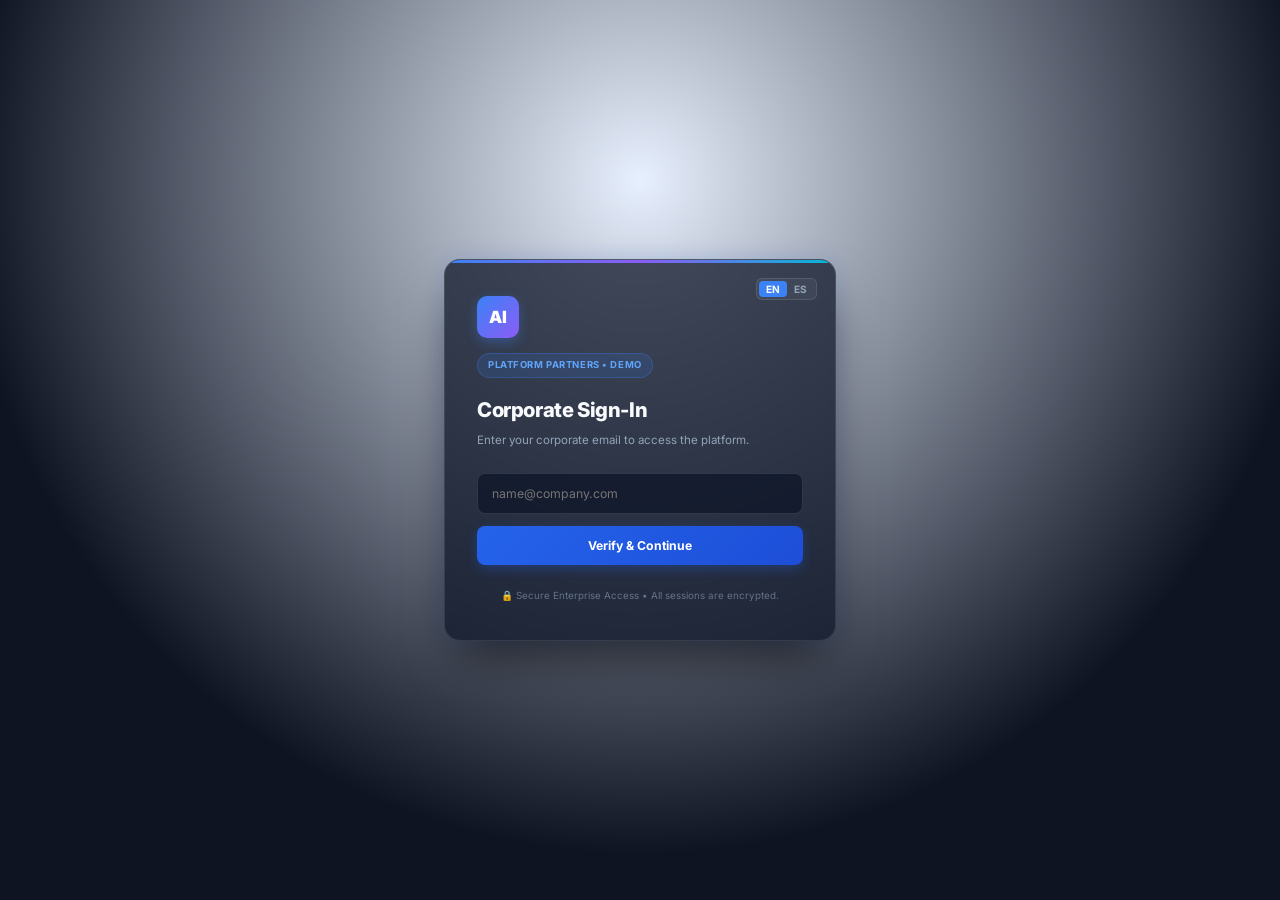
<file: login.html>
<!DOCTYPE html>
<html lang="en">
<head>
  <meta charset="UTF-8">
  <meta name="viewport" content="width=device-width, initial-scale=1.0">
  <title>Corporate Login | Portal AI Data (DEMO)</title>
  <link rel="preconnect" href="https://fonts.googleapis.com">
  <link href="https://fonts.googleapis.com/css2?family=Inter:wght@300;400;500;600;700;800&family=DM+Mono:wght@400;500&display=swap" rel="stylesheet">
  <link rel="stylesheet" href="css/base.css">
  <link rel="stylesheet" href="css/layout.css">
  <link rel="stylesheet" href="css/components.css">
  <style>
    body {
      display: flex;
      align-items: center;
      justify-content: center;
      min-height: 100vh;
      background: radial-gradient(circle at 50% 20%, rgba(59, 130, 246, 0.12) 0%, rgba(10, 15, 30, 0.98) 70%);
      margin: 0;
      font-family: 'Inter', sans-serif;
      color: var(--text-1, #f8fafc);
    }
    .login-container {
      width: 100%;
      max-width: 440px;
      padding: 24px;
    }
    .login-card {
      background: rgba(15, 23, 42, 0.75);
      backdrop-filter: blur(16px);
      border: 1px solid rgba(255, 255, 255, 0.1);
      border-radius: 16px;
      padding: 36px 32px;
      box-shadow: 0 25px 50px -12px rgba(0, 0, 0, 0.6), 0 0 20px rgba(59, 130, 246, 0.15);
      position: relative;
      overflow: hidden;
    }
    .login-card::before {
      content: '';
      position: absolute;
      top: 0;
      left: 0;
      right: 0;
      height: 3px;
      background: linear-gradient(90deg, #3b82f6, #8b5cf6, #06b6d4);
    }
    .brand-badge {
      display: inline-flex;
      align-items: center;
      gap: 6px;
      padding: 4px 10px;
      background: rgba(59, 130, 246, 0.15);
      border: 1px solid rgba(59, 130, 246, 0.3);
      border-radius: 100px;
      font-size: 0.68rem;
      font-weight: 700;
      color: #60a5fa;
      letter-spacing: 0.06em;
      text-transform: uppercase;
      margin-bottom: 16px;
    }
    .brand-icon {
      width: 42px;
      height: 42px;
      border-radius: 10px;
      background: linear-gradient(135deg, #3b82f6, #8b5cf6);
      display: flex;
      align-items: center;
      justify-content: center;
      font-weight: 900;
      font-size: 1.2rem;
      color: #fff;
      margin-bottom: 14px;
      box-shadow: 0 4px 12px rgba(59, 130, 246, 0.35);
    }
    .login-title {
      font-size: 1.45rem;
      font-weight: 800;
      letter-spacing: -0.02em;
      margin: 0 0 6px 0;
      color: #f8fafc;
    }
    .login-sub {
      font-size: 0.825rem;
      color: #94a3b8;
      line-height: 1.5;
      margin: 0 0 24px 0;
    }
    .auth-alert {
      display: none;
      padding: 12px 14px;
      border-radius: 8px;
      font-size: 0.78rem;
      line-height: 1.45;
      margin-bottom: 20px;
      animation: fadeIn 0.2s ease-in-out;
    }
    .auth-alert.error {
      display: block;
      background: rgba(239, 68, 68, 0.12);
      border: 1px solid rgba(239, 68, 68, 0.3);
      color: #fca5a5;
    }
    .auth-alert.success {
      display: block;
      background: rgba(34, 197, 94, 0.12);
      border: 1px solid rgba(34, 197, 94, 0.3);
      color: #86efac;
    }
    .lang-switcher {
      position: absolute;
      top: 18px;
      right: 18px;
      display: flex;
      background: rgba(255, 255, 255, 0.05);
      border: 1px solid rgba(255, 255, 255, 0.1);
      border-radius: 6px;
      padding: 2px;
    }
    .lang-btn {
      padding: 2px 7px;
      border-radius: 4px;
      border: none;
      background: transparent;
      color: #94a3b8;
      font-size: 0.72rem;
      font-weight: 700;
      cursor: pointer;
    }
    .lang-btn.active {
      background: #3b82f6;
      color: #fff;
    }
    .footer-note {
      font-size: 0.7rem;
      color: #64748b;
      text-align: center;
      margin-top: 24px;
      line-height: 1.5;
    }
  </style>
</head>
<body>

<div class="login-container">
  <div class="login-card">
    <div class="lang-switcher">
      <button class="lang-btn active" id="btn-en" onclick="setLang('en')">EN</button>
      <button class="lang-btn" id="btn-es" onclick="setLang('es')">ES</button>
    </div>

    <div class="brand-icon">AI</div>
    <div class="brand-badge">Platform Partners • DEMO</div>

    <h1 class="login-title" id="lbl-title">Corporate Sign-In</h1>
    <p class="login-sub" id="lbl-sub">
      Enter your corporate email to access the platform.
    </p>

    <!-- Error / Success Alert -->
    <div id="alert-box" class="auth-alert"></div>

    <!-- Direct Email Login (SSO) -->
    <form onsubmit="handleDirectLogin(event)" style="display:flex;flex-direction:column;gap:12px">
      <input type="email" id="sso-email" placeholder="name@company.com" required autofocus
             style="width:100%;padding:12px 14px;border-radius:8px;border:1px solid rgba(255,255,255,0.12);background:rgba(15,23,42,0.8);color:#fff;font-size:0.875rem;box-sizing:border-box;outline:none;">
      <button type="submit" id="btn-login"
              style="width:100%;padding:12px 14px;border-radius:8px;border:none;background:linear-gradient(135deg, #2563eb, #1d4ed8);color:#fff;font-weight:700;font-size:0.875rem;cursor:pointer;transition:all 0.15s;box-shadow:0 4px 12px rgba(37,99,235,0.3);">
        Verify &amp; Continue
      </button>
    </form>

    <div class="footer-note" id="lbl-footer">
      🔒 Secure Enterprise Access • All sessions are encrypted.
    </div>
  </div>
</div>

<script>
let currentLang = 'en';

const TEXTS = {
  en: {
    title: "Corporate Sign-In",
    sub: "Enter your corporate email to access the platform.",
    btn: "Verify & Continue",
    placeholder: "name@company.com",
    footer: "🔒 Secure Enterprise Access • All sessions are encrypted.",
    accessDenied: "⛔ <strong>Access Denied:</strong> Invalid credentials or unauthorized account.",
    success: "✅ <strong>Identity Verified:</strong> Redirecting..."
  },
  es: {
    title: "Inicio de Sesión Corporativo",
    sub: "Ingresa tu correo corporativo para acceder a la plataforma.",
    btn: "Verificar y Continuar",
    placeholder: "nombre@empresa.com",
    footer: "🔒 Acceso Empresarial Seguro • Todas las sesiones están cifradas.",
    accessDenied: "⛔ <strong>Acceso Denegado:</strong> Credenciales inválidas o cuenta no autorizada.",
    success: "✅ <strong>Identidad Verificada:</strong> Redirigiendo..."
  }
};

function setLang(lang) {
  currentLang = lang;
  document.getElementById('btn-en').className = 'lang-btn' + (lang === 'en' ? ' active' : '');
  document.getElementById('btn-es').className = 'lang-btn' + (lang === 'es' ? ' active' : '');
  document.getElementById('lbl-title').innerHTML = TEXTS[lang].title;
  document.getElementById('lbl-sub').innerHTML = TEXTS[lang].sub;
  document.getElementById('btn-login').innerHTML = TEXTS[lang].btn;
  document.getElementById('sso-email').setAttribute('placeholder', TEXTS[lang].placeholder);
  document.getElementById('lbl-footer').innerHTML = TEXTS[lang].footer;
}

async function verifyEmailAuth(email) {
  const alertBox = document.getElementById('alert-box');
  alertBox.className = 'auth-alert';
  alertBox.style.display = 'none';

  try {
    const res = await fetch('/api/auth/verify', {
      method: 'POST',
      headers: { 'Content-Type': 'application/json' },
      body: JSON.stringify({ email: email })
    });

    const data = await res.json();

    if (res.ok && data.authorized) {
      alertBox.className = 'auth-alert success';
      alertBox.innerHTML = TEXTS[currentLang].success;
      setTimeout(() => {
        window.location.href = '/index.html';
      }, 500);
    } else {
      alertBox.className = 'auth-alert error';
      alertBox.innerHTML = data.message || TEXTS[currentLang].accessDenied;
    }
  } catch (err) {
    alertBox.className = 'auth-alert error';
    alertBox.innerHTML = "Authentication service error. Please try again.";
  }
}

function handleDirectLogin(e) {
  e.preventDefault();
  const email = document.getElementById('sso-email').value.trim();
  verifyEmailAuth(email);
}
</script>

</body>
</html>
</file>
<file: css/base.css>
/* ============================================
   BASE.CSS — Variables, Reset, Tipografía
   Portal AI Data | Platform Partners
   ============================================ */

:root {
  /* ── Backgrounds ── */
  --bg-app:        #060B14;
  --bg-surface:    #0D1525;
  --bg-surface-2:  #132035;
  --bg-surface-3:  #1A2D47;

  /* ── Accentos ── */
  --accent:        #3B7EF5;
  --accent-hover:  #2D6FE0;
  --accent-muted:  rgba(59,126,245,0.12);
  --green:         #10B981;
  --green-muted:   rgba(16,185,129,0.12);
  --amber:         #F59E0B;
  --amber-muted:   rgba(245,158,11,0.12);
  --red:           #EF4444;
  --red-muted:     rgba(239,68,68,0.12);
  --cyan:          #06B6D4;
  --cyan-muted:    rgba(6,182,212,0.12);
  --purple:        #8B5CF6;
  --purple-muted:  rgba(139,92,246,0.12);

  /* ── Texto ── */
  --text-1:        #EEF4FF;
  --text-2:        #8FA3BE;
  --text-3:        #3E5574;

  /* ── Bordes ── */
  --border-1:      rgba(255,255,255,0.055);
  --border-2:      rgba(255,255,255,0.10);

  /* ── Dimensiones ── */
  --sidebar-w:     252px;
  --topbar-h:      52px;
  --radius-sm:     6px;
  --radius-md:     10px;
  --radius-lg:     14px;

  /* ── Sombras ── */
  --shadow-sm:     0 1px 4px rgba(0,0,0,0.45);
  --shadow-md:     0 4px 18px rgba(0,0,0,0.55);
  --shadow-lg:     0 8px 36px rgba(0,0,0,0.65);

  /* ── Transiciones ── */
  --t-fast:        140ms ease;
  --t-med:         240ms ease;
}

/* ── Reset ── */
*, *::before, *::after { box-sizing: border-box; margin: 0; padding: 0; }
html { font-size: 14px; scroll-behavior: smooth; }
body {
  font-family: 'Inter', -apple-system, BlinkMacSystemFont, 'Segoe UI', sans-serif;
  background: var(--bg-app);
  color: var(--text-1);
  line-height: 1.55;
  -webkit-font-smoothing: antialiased;
  -moz-osx-font-smoothing: grayscale;
  min-height: 100vh;
  display: flex;
}
a    { color: inherit; text-decoration: none; }
button { font-family: inherit; cursor: pointer; border: none; background: none; }
input, select, textarea { font-family: inherit; font-size: inherit; background: none; border: none; outline: none; color: var(--text-1); }
ul, ol { list-style: none; }

/* ── Tipografía ── */
.t-display { font-size: 2.25rem; font-weight: 800; letter-spacing: -0.035em; line-height: 1.1; }
.t-h1      { font-size: 1.625rem; font-weight: 700; letter-spacing: -0.025em; line-height: 1.2; }
.t-h2      { font-size: 1.2rem;   font-weight: 600; letter-spacing: -0.015em; }
.t-h3      { font-size: 0.9375rem; font-weight: 600; }
.t-body    { font-size: 0.875rem; }
.t-small   { font-size: 0.75rem; }
.t-label   { font-size: 0.6875rem; font-weight: 700; letter-spacing: 0.09em; text-transform: uppercase; }
.t-mono    { font-family: 'DM Mono', 'Courier New', monospace; }
.t-muted   { color: var(--text-2); }
.t-dim     { color: var(--text-3); }
.t-green   { color: var(--green); }
.t-red     { color: var(--red); }
.t-amber   { color: var(--amber); }

/* ── Utilidades ── */
.flex           { display: flex; }
.flex-col       { display: flex; flex-direction: column; }
.items-center   { align-items: center; }
.items-start    { align-items: flex-start; }
.justify-between{ justify-content: space-between; }
.justify-center { justify-content: center; }
.gap-1  { gap: 4px; }
.gap-2  { gap: 8px; }
.gap-3  { gap: 12px; }
.gap-4  { gap: 16px; }
.gap-6  { gap: 24px; }
.gap-8  { gap: 32px; }
.w-full { width: 100%; }
.ml-auto{ margin-left: auto; }
.mt-1   { margin-top: 4px; }
.mt-2   { margin-top: 8px; }
.mt-4   { margin-top: 16px; }
.mb-2   { margin-bottom: 8px; }
.mb-4   { margin-bottom: 16px; }

/* ── Tag Demo ── */
.demo-tag {
  display: inline-flex; align-items: center; gap: 4px;
  padding: 2px 8px;
  background: var(--amber-muted);
  color: var(--amber);
  border: 1px solid rgba(245,158,11,0.25);
  border-radius: 100px;
  font-size: 0.6rem; font-weight: 700; letter-spacing: 0.07em; text-transform: uppercase;
}

/* ── Scrollbar global ── */
::-webkit-scrollbar        { width: 4px; height: 4px; }
::-webkit-scrollbar-track  { background: transparent; }
::-webkit-scrollbar-thumb  { background: var(--border-2); border-radius: 3px; }
::-webkit-scrollbar-thumb:hover { background: var(--text-3); }
</file>
<file: css/layout.css>
/* ============================================
   LAYOUT.CSS — Sidebar, Topbar, Content Grid
   Portal AI Data | Platform Partners
   ============================================ */

/* ── Sidebar ── */
.sidebar {
  position: fixed; top: 0; left: 0;
  width: var(--sidebar-w);
  height: 100vh;
  background: var(--bg-surface);
  border-right: 1px solid var(--border-1);
  display: flex; flex-direction: column;
  z-index: 100;
  overflow: hidden;
}

.sidebar-brand {
  display: flex; align-items: center; gap: 10px;
  padding: 18px 14px;
  border-bottom: 1px solid var(--border-1);
  flex-shrink: 0;
}
.sidebar-brand-icon {
  width: 30px; height: 30px;
  background: var(--accent);
  border-radius: 7px;
  display: flex; align-items: center; justify-content: center;
  font-size: 0.65rem; font-weight: 900; color: #fff;
  letter-spacing: -0.05em; flex-shrink: 0;
  box-shadow: 0 2px 10px rgba(59,126,245,0.4);
}
.brand-title { display: block; font-size: 0.8125rem; font-weight: 700; color: var(--text-1); line-height: 1.2; }
.brand-sub   { display: block; font-size: 0.6rem; font-weight: 500; color: var(--text-3); letter-spacing: 0.04em; margin-top: 1px; }

/* ── Sidebar Nav ── */
.sidebar-nav { flex: 1; overflow-y: auto; padding: 10px 0 4px; }
.sidebar-nav::-webkit-scrollbar { width: 2px; }
.sidebar-nav::-webkit-scrollbar-thumb { background: var(--border-1); }

.nav-group-label {
  padding: 10px 14px 3px;
  font-size: 0.595rem; font-weight: 800;
  letter-spacing: 0.12em; color: var(--text-3);
  text-transform: uppercase;
}
.nav-item {
  display: flex; align-items: center; gap: 9px;
  padding: 7px 10px; margin: 1px 6px;
  border-radius: var(--radius-sm);
  color: var(--text-2); font-size: 0.7875rem; font-weight: 500;
  transition: all var(--t-fast);
  cursor: pointer; user-select: none;
  border: 1px solid transparent;
}
.nav-item:hover { background: var(--bg-surface-2); color: var(--text-1); }
.nav-item.active {
  background: var(--accent-muted); color: var(--accent);
  border-color: rgba(59,126,245,0.18);
}
.nav-icon { width: 14px; height: 14px; flex-shrink: 0; opacity: 0.65; }
.nav-item.active .nav-icon { opacity: 1; }
.nav-num {
  font-family: 'DM Mono', monospace;
  font-size: 0.6rem; font-weight: 500;
  color: var(--text-3); min-width: 16px; flex-shrink: 0;
}
.nav-item.active .nav-num { color: var(--accent); }
.nav-label { flex: 1; }
.nav-badge {
  margin-left: auto;
  padding: 1px 5px;
  background: var(--green-muted); color: var(--green);
  border-radius: 100px; font-size: 0.575rem; font-weight: 700;
}

/* ── Sidebar Footer ── */
.sidebar-footer {
  padding: 10px 14px;
  border-top: 1px solid var(--border-1);
  flex-shrink: 0;
}
.data-freshness {
  display: flex; align-items: center; gap: 6px;
  font-size: 0.675rem; color: var(--text-3);
}
.dot { width: 6px; height: 6px; border-radius: 50%; flex-shrink: 0; }
.dot-green { background: var(--green); box-shadow: 0 0 5px var(--green); }
.dot-amber { background: var(--amber); box-shadow: 0 0 5px var(--amber); }
.dot-red   { background: var(--red);   box-shadow: 0 0 5px var(--red); }

/* ── Main Wrapper ── */
.main-wrapper {
  margin-left: var(--sidebar-w);
  flex: 1; display: flex; flex-direction: column;
  min-height: 100vh; min-width: 0;
}

/* ── Topbar ── */
.topbar {
  position: sticky; top: 0;
  height: var(--topbar-h);
  background: rgba(6,11,20,0.88);
  backdrop-filter: blur(14px);
  -webkit-backdrop-filter: blur(14px);
  border-bottom: 1px solid var(--border-1);
  display: flex; align-items: center; justify-content: space-between;
  padding: 0 22px;
  z-index: 50; flex-shrink: 0;
}
.breadcrumbs {
  display: flex; align-items: center; gap: 5px;
  font-size: 0.775rem; color: var(--text-3);
}
.breadcrumbs .sep { opacity: 0.35; }
.breadcrumbs .crumb-cur { color: var(--text-1); font-weight: 500; }
.topbar-right { display: flex; align-items: center; gap: 12px; }
.topbar-date  { font-size: 0.7rem; color: var(--text-3); font-family: 'DM Mono', monospace; }
.avatar {
  width: 27px; height: 27px;
  background: var(--accent-muted); border: 1px solid rgba(59,126,245,0.28);
  border-radius: 50%;
  display: flex; align-items: center; justify-content: center;
  font-size: 0.6rem; font-weight: 700; color: var(--accent);
}

/* ── Page Content ── */
.page-content { flex: 1; padding: 26px 24px 52px; max-width: 1560px; }

.page-header { margin-bottom: 24px; }
.page-header h1 {
  font-size: 1.375rem; font-weight: 700; letter-spacing: -0.025em;
  color: var(--text-1); margin-bottom: 3px;
}
.page-header .page-desc { font-size: 0.7875rem; color: var(--text-2); }

/* ── Grids ── */
.grid-4   { display: grid; grid-template-columns: repeat(4,1fr); gap: 14px; margin-bottom: 20px; }
.grid-3   { display: grid; grid-template-columns: repeat(3,1fr); gap: 16px; margin-bottom: 20px; }
.grid-2   { display: grid; grid-template-columns: 1fr 1fr;       gap: 18px; margin-bottom: 20px; }
.grid-2-1 { display: grid; grid-template-columns: 2fr 1fr;       gap: 18px; margin-bottom: 20px; }
.grid-1-2 { display: grid; grid-template-columns: 1fr 2fr;       gap: 18px; margin-bottom: 20px; }
.grid-3-2 { display: grid; grid-template-columns: 3fr 2fr;       gap: 18px; margin-bottom: 20px; }
.span-2   { grid-column: span 2; }
.span-3   { grid-column: span 3; }
.span-4   { grid-column: span 4; }

.section-label {
  font-size: 0.6rem; font-weight: 800; letter-spacing: 0.1em;
  color: var(--text-3); text-transform: uppercase; margin-bottom: 10px;
}
</file>
<file: css/components.css>
/* ============================================
   COMPONENTS.CSS — Cards, Tablas, Badges, etc.
   Portal AI Data | Platform Partners
   ============================================ */

/* ── Card Base ── */
.card {
  background: var(--bg-surface);
  border: 1px solid var(--border-1);
  border-radius: var(--radius-lg);
  padding: 18px 20px;
  position: relative; overflow: hidden;
  transition: border-color var(--t-med);
}
.card:hover { border-color: var(--border-2); }
.card-header {
  display: flex; align-items: center; justify-content: space-between;
  margin-bottom: 14px;
}
.card-title {
  font-size: 0.7875rem; font-weight: 600; color: var(--text-2);
  display: flex; align-items: center; gap: 7px;
}
.card-title svg { width: 14px; height: 14px; color: var(--accent); flex-shrink: 0; }

/* ── KPI Card ── */
.kpi-card {
  background: var(--bg-surface);
  border: 1px solid var(--border-1);
  border-radius: var(--radius-lg);
  padding: 18px 18px 14px;
  position: relative; overflow: hidden;
  transition: all var(--t-med); cursor: default;
}
.kpi-card::before {
  content: ''; position: absolute; top: 0; left: 0; right: 0; height: 2px;
  opacity: 0; transition: opacity var(--t-med);
}
.kpi-card:hover { border-color: var(--border-2); transform: translateY(-1px); box-shadow: var(--shadow-md); }
.kpi-card:hover::before { opacity: 1; }

/* Color accent top borders */
.kpi-card.blue::before,
.kpi-card::before          { background: var(--accent); }
.kpi-card.green::before    { background: var(--green); }
.kpi-card.amber::before    { background: var(--amber); }
.kpi-card.red::before      { background: var(--red); }
.kpi-card.purple::before   { background: var(--purple); }
.kpi-card.cyan::before     { background: var(--cyan); }

.kpi-label {
  font-size: 0.6375rem; font-weight: 700; letter-spacing: 0.08em;
  color: var(--text-3); text-transform: uppercase; margin-bottom: 9px;
}
.kpi-value {
  font-size: 1.9rem; font-weight: 800; letter-spacing: -0.035em;
  color: var(--text-1); line-height: 1;
  font-family: 'DM Mono', monospace; margin-bottom: 8px;
}
.kpi-footer { display: flex; align-items: center; gap: 7px; }
.kpi-trend {
  display: inline-flex; align-items: center; gap: 2px;
  padding: 2px 6px; border-radius: 100px;
  font-size: 0.675rem; font-weight: 700; font-family: 'DM Mono', monospace;
}
.kpi-trend.up   { background: var(--green-muted); color: var(--green); }
.kpi-trend.down { background: var(--red-muted);   color: var(--red); }
.kpi-trend.flat { background: var(--amber-muted); color: var(--amber); }
.kpi-vs { font-size: 0.675rem; color: var(--text-3); }
.kpi-sparkline { margin-top: 10px; height: 38px; position: relative; }

/* ── Embudo / Funnel ── */
.funnel-row {
  display: grid; grid-template-columns: 110px 1fr 72px 60px;
  align-items: center; gap: 10px; padding: 7px 0;
}
.funnel-step-label { font-size: 0.775rem; font-weight: 500; color: var(--text-2); }
.funnel-bar-wrap {
  background: var(--bg-surface-2); border-radius: 3px; height: 20px; overflow: hidden;
}
.funnel-bar-fill { height: 100%; border-radius: 3px; transition: width 0.7s ease; }
.funnel-value {
  font-family: 'DM Mono', monospace; font-size: 0.775rem;
  font-weight: 600; color: var(--text-1); text-align: right;
}
.funnel-drop { font-family: 'DM Mono', monospace; font-size: 0.675rem; color: var(--text-3); text-align: right; }
.funnel-drop.bad { color: var(--red); }

/* ── Data Table ── */
.table-wrap { overflow-x: auto; border-radius: var(--radius-md); border: 1px solid var(--border-1); }
.data-table { width: 100%; border-collapse: collapse; font-size: 0.8rem; }
.data-table thead tr { background: var(--bg-surface-2); border-bottom: 1px solid var(--border-1); }
.data-table th {
  padding: 9px 13px; text-align: left;
  font-size: 0.6rem; font-weight: 700; letter-spacing: 0.08em;
  color: var(--text-3); text-transform: uppercase; white-space: nowrap;
}
.data-table th.r { text-align: right; }
.data-table td {
  padding: 9px 13px; border-bottom: 1px solid var(--border-1);
  color: var(--text-2); vertical-align: middle;
}
.data-table td.r { text-align: right; }
.data-table tbody tr:last-child td { border-bottom: none; }
.data-table tbody tr:hover td { background: rgba(255,255,255,0.02); }
.data-table td.pri { color: var(--text-1); font-weight: 600; }
.data-table td.mono { font-family: 'DM Mono', monospace; font-size: 0.775rem; }

/* ── Badges ── */
.badge {
  display: inline-flex; align-items: center;
  padding: 2px 7px; border-radius: 100px;
  font-size: 0.6rem; font-weight: 700; letter-spacing: 0.04em;
}
.badge-green  { background: var(--green-muted);  color: var(--green); }
.badge-red    { background: var(--red-muted);    color: var(--red); }
.badge-amber  { background: var(--amber-muted);  color: var(--amber); }
.badge-blue   { background: var(--accent-muted); color: var(--accent); }
.badge-purple { background: var(--purple-muted); color: var(--purple); }
.badge-cyan   { background: var(--cyan-muted);   color: var(--cyan); }
.badge-gray   { background: var(--bg-surface-3); color: var(--text-2); }

/* ── Alert Banners ── */
.alert {
  display: flex; align-items: flex-start; gap: 11px;
  padding: 11px 14px; border-radius: var(--radius-md);
  font-size: 0.8rem; margin-bottom: 7px; border-width: 1px; border-style: solid;
}
.alert svg { width: 15px; height: 15px; flex-shrink: 0; margin-top: 1px; }
.alert-content { flex: 1; }
.alert-title { font-weight: 600; color: var(--text-1); margin-bottom: 1px; font-size: 0.8rem; }
.alert-body  { color: var(--text-2); font-size: 0.75rem; }
.alert-critical { background: var(--red-muted);    border-color: rgba(239,68,68,0.25);   }
.alert-warning  { background: var(--amber-muted);  border-color: rgba(245,158,11,0.25);  }
.alert-info     { background: var(--accent-muted); border-color: rgba(59,126,245,0.2);   }
.alert-success  { background: var(--green-muted);  border-color: rgba(16,185,129,0.25);  }
.alert-critical svg { color: var(--red); }
.alert-warning  svg { color: var(--amber); }
.alert-info     svg { color: var(--accent); }
.alert-success  svg { color: var(--green); }

/* ── Chart Container ── */
.chart-wrap { position: relative; width: 100%; }

/* ── Progress Bar ── */
.progress { height: 5px; background: var(--bg-surface-3); border-radius: 3px; overflow: hidden; margin-top: 5px; }
.progress-fill { height: 100%; border-radius: 3px; transition: width 0.8s ease; }
.progress-fill.blue   { background: var(--accent); }
.progress-fill.green  { background: var(--green); }
.progress-fill.amber  { background: var(--amber); }
.progress-fill.red    { background: var(--red); }
.progress-fill.purple { background: var(--purple); }
.progress-fill.cyan   { background: var(--cyan); }

/* ── Stat Row ── */
.stat-row {
  display: flex; justify-content: space-between; align-items: center;
  padding: 7px 0; border-bottom: 1px solid var(--border-1);
}
.stat-row:last-child { border-bottom: none; }
.stat-label { font-size: 0.775rem; color: var(--text-2); }
.stat-val   { font-size: 0.825rem; font-weight: 600; color: var(--text-1); font-family: 'DM Mono', monospace; }

/* ── Quick Access Card ── */
.quick-card {
  display: flex; align-items: center; gap: 12px;
  padding: 12px 14px;
  background: var(--bg-surface);
  border: 1px solid var(--border-1);
  border-radius: var(--radius-md);
  cursor: pointer; transition: all var(--t-fast); color: inherit;
}
.quick-card:hover {
  background: var(--bg-surface-2); border-color: var(--border-2);
  transform: translateY(-1px); box-shadow: var(--shadow-sm);
}
.quick-card-icon {
  width: 34px; height: 34px; border-radius: var(--radius-sm);
  display: flex; align-items: center; justify-content: center;
  flex-shrink: 0; font-size: 0.6rem; font-weight: 900;
  font-family: 'DM Mono', monospace;
}
.quick-card-num  { font-size: 0.6rem; font-weight: 700; color: var(--text-3); letter-spacing: 0.05em; margin-bottom: 1px; }
.quick-card-name { font-size: 0.8rem; font-weight: 600; color: var(--text-1); }
.quick-card-desc { font-size: 0.675rem; color: var(--text-3); margin-top: 1px; }
.quick-card-arrow { margin-left: auto; color: var(--text-3); opacity: 0; font-size: 1.1rem; transition: all var(--t-fast); }
.quick-card:hover .quick-card-arrow { opacity: 1; transform: translateX(3px); }

/* ── Divider ── */
.divider { height: 1px; background: var(--border-1); margin: 14px 0; }

/* ── Rank Number ── */
.rank-num {
  width: 22px; height: 22px; border-radius: 5px;
  display: flex; align-items: center; justify-content: center;
  font-size: 0.65rem; font-weight: 800;
  background: var(--bg-surface-2); color: var(--text-3);
}
.rank-num.gold   { background: rgba(245,158,11,0.15); color: var(--amber); }
.rank-num.silver { background: rgba(148,163,190,0.12); color: #94A3BE; }
.rank-num.bronze { background: rgba(180,100,60,0.12);  color: #B46432; }

/* ── Status Indicator ── */
.status-dot { display: flex; align-items: center; gap: 5px; }
.status-dot .dot { width: 7px; height: 7px; border-radius: 50%; }

/* ── WIP Banner & En Proceso Banner ── */
.wip-banner, .en-proceso-banner {
  display: flex; align-items: flex-start; gap: 14px;
  background: rgba(245,158,11,0.07);
  border: 1px solid rgba(245,158,11,0.22);
  border-left: 4px solid var(--amber);
  border-radius: var(--radius-md);
  padding: 14px 18px; margin-bottom: 24px;
}
.wip-banner-icon {
  width: 32px; height: 32px; border-radius: var(--radius-sm);
  background: var(--amber-muted); display: flex; align-items: center; justify-content: center;
  flex-shrink: 0;
}
.wip-banner > svg, .en-proceso-banner > svg, .wip-banner-icon svg {
  width: 20px !important; height: 20px !important;
  min-width: 20px !important; min-height: 20px !important;
  max-width: 20px !important; max-height: 20px !important;
  color: var(--amber); flex-shrink: 0; margin-top: 2px;
}
.wip-banner-body, .en-proceso-banner-body { flex: 1; }
.wip-banner-title, .en-proceso-banner-title {
  font-size: 0.875rem; font-weight: 700; color: var(--text-1); margin-bottom: 4px;
}
.wip-banner-desc, .en-proceso-banner-text { font-size: 0.8rem; color: var(--text-2); line-height: 1.5; }
.wip-banner-tags { display: flex; flex-wrap: wrap; gap: 6px; margin-top: 10px; }
.wip-tag {
  padding: 2px 8px; border-radius: 100px;
  font-size: 0.6rem; font-weight: 700; letter-spacing: 0.06em;
  background: var(--bg-surface-3); color: var(--text-3);
  border: 1px solid var(--border-1);
  font-family: 'DM Mono', monospace;
}

/* ── Skeleton Cards (placeholder) ── */
.skeleton-card {
  background: var(--bg-surface);
  border: 1px dashed var(--border-1);
  border-radius: var(--radius-lg);
  padding: 18px 20px;
  opacity: 0.45;
  pointer-events: none;
}
.skeleton-line {
  height: 10px; border-radius: 3px;
  background: var(--bg-surface-3); margin-bottom: 8px;
}
.skeleton-line.w-40 { width: 40%; }
.skeleton-line.w-60 { width: 60%; }
.skeleton-line.w-80 { width: 80%; }
.skeleton-line.w-full { width: 100%; }
.skeleton-value { height: 28px; width: 55%; border-radius: 4px; background: var(--bg-surface-3); margin-bottom: 8px; }
.skeleton-badge { display: inline-block; height: 16px; width: 60px; border-radius: 100px; background: var(--bg-surface-3); }

.empty-state { display: flex; flex-direction: column; align-items: center; justify-content: center; opacity: 0.6; padding: 15px 0; }
.empty-state svg { width: 28px !important; height: 28px !important; max-width: 28px !important; max-height: 28px !important; margin-bottom: 8px; }
</file>
